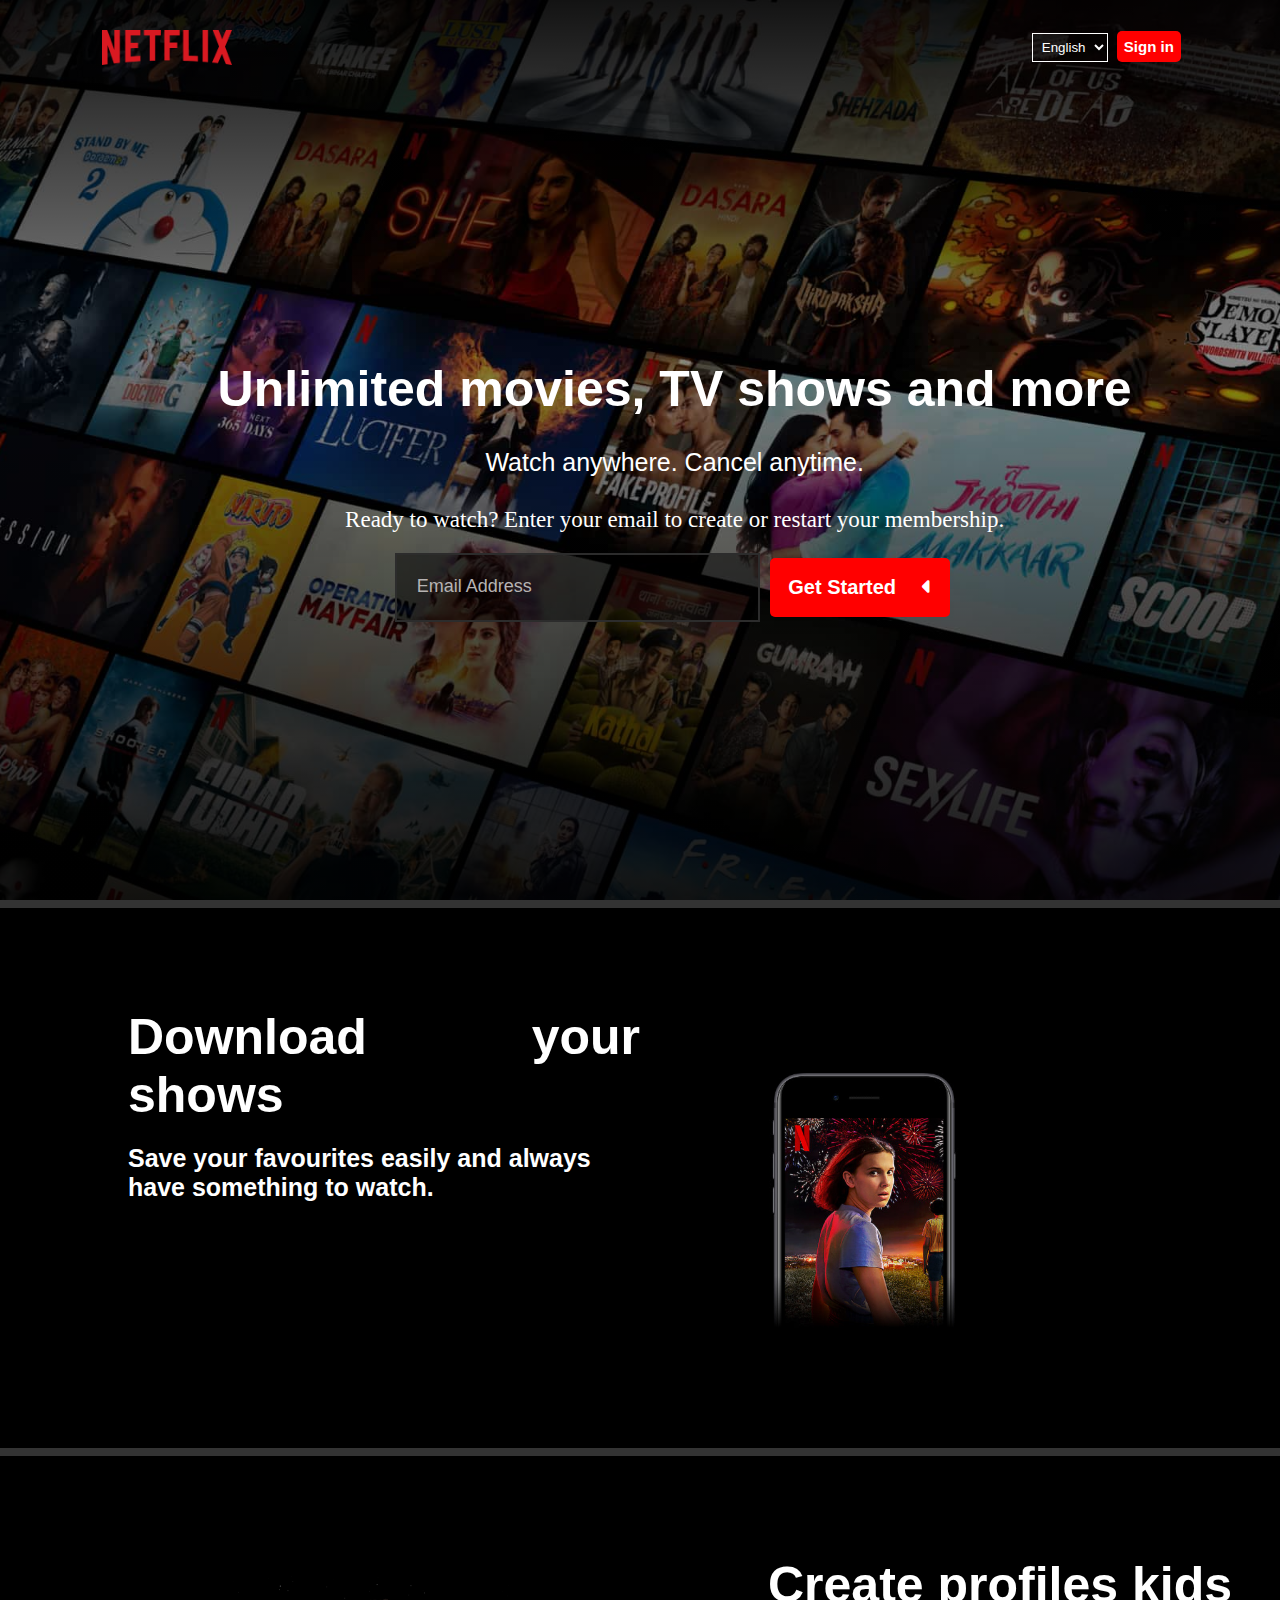
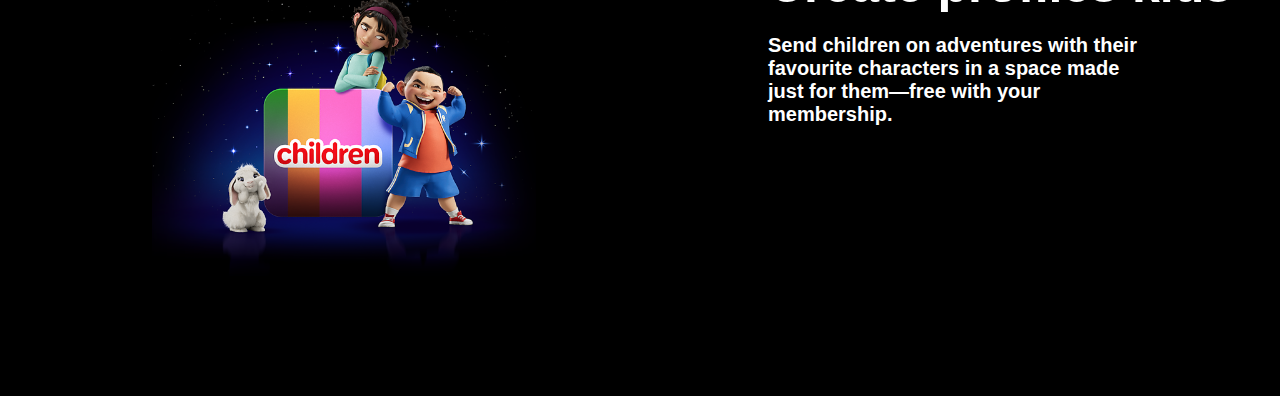
<file: index.html>
<!DOCTYPE html>
<html lang="en">

<head>
    <meta charset="UTF-8">
    <meta name="viewport" content="width=device-width, initial-scale=1.0">
    <link rel="stylesheet" href="style.css">
    <link rel="stylesheet" href="https://cdnjs.cloudflare.com/ajax/libs/font-awesome/6.4.0/css/all.min.css">
    <!-- <link rel="stylesheet" href="mediaquery.css"> -->
    <title>Document</title>

</head>

<body>
 

        <div class="bg">

            <div class="logo">
                <img src="logo1.png" class="logo-1">

                <div class="button">
                    <select name="lang">
                        <option>English <i class="fa-solid fa-caret-right fa-bounce"></i></option>
                        <option>Hindi</option>
                    </select>
                    <a href="sign.html">Sign in</a>
                </div>

            </div>

            <div class="text">
                <h1>Unlimited movies, TV shows and more</h1>
                <h3>Watch anywhere. Cancel anytime.</h3>
                <p class="pj">Ready to watch? Enter your email to create or restart your membership.</p>
                <div class="put">
                    <input type="text" placeholder="Email Address">
                    <a class="anchor" href="#">Get Started <i class="fa-solid fa-caret-left fa-bounce"></i></a>
                </div>
            </div>
        </div>


          



        <div class="box">
            <div class="content">
              <h2 >Download your shows </h2>
              <h4>Save your favourites easily and always have something to watch.</h4>
            </div>
            <div class="side">
              <img src="mobile-0819.jpg">
            </div>
        </div>


        <div class="box">
            <div class="side">
              <img class="side-1" src="img.png">
            </div>
            <div class="content">
                <h2 class="heading" >Create profiles kids </h2>
                <h4 class="heading-1">Send children on adventures with their favourite characters in a space made just for them—free with your membership.</h4>
              </div>
        </div>
    



</body>

</html>
</file>
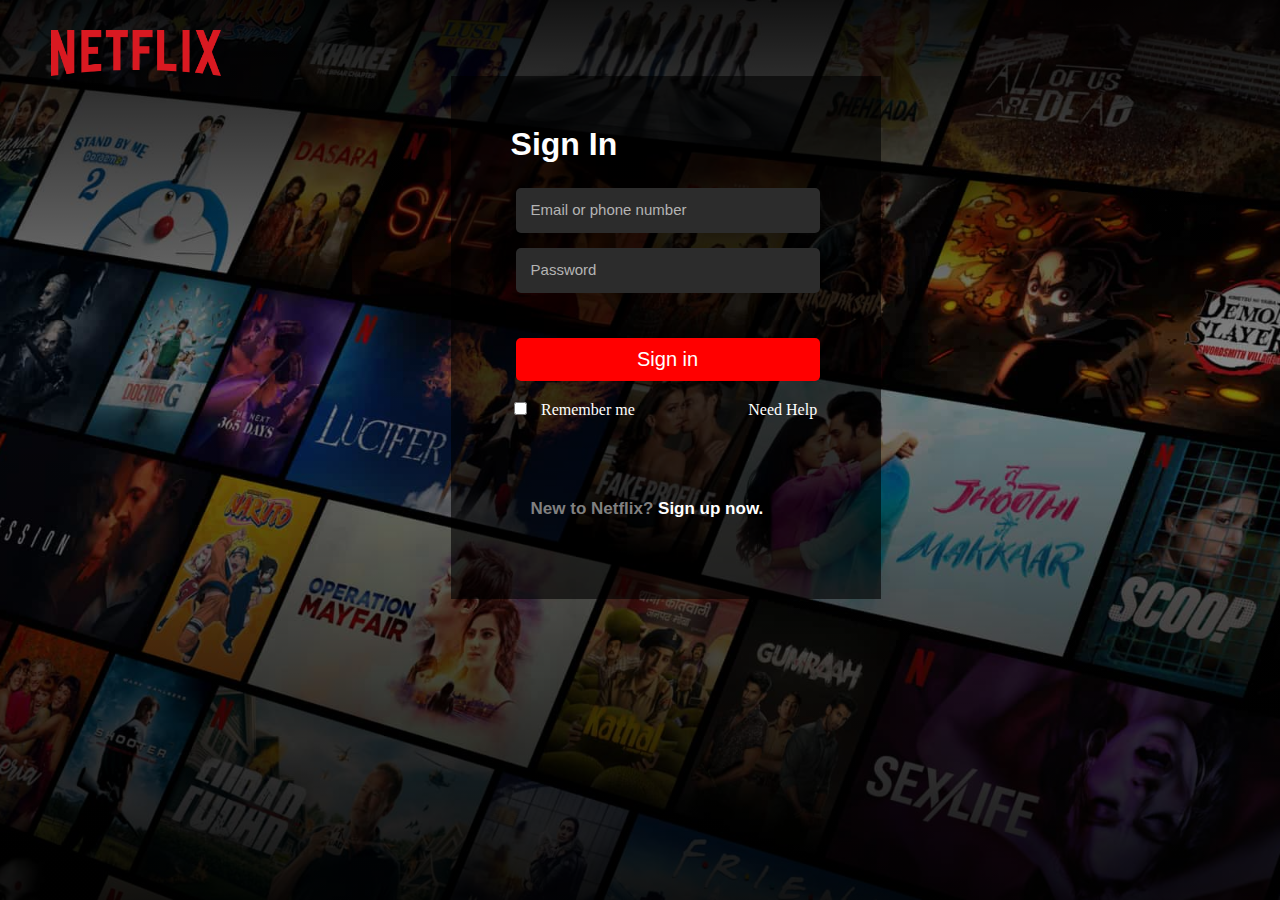
<file: sign.html>
<!DOCTYPE html>
<html lang="en">

<head>
    <meta charset="UTF-8">
    <meta name="viewport" content="width=device-width, initial-scale=1.0">
    <link rel="stylesheet" href="sign.css">
    <title>Document</title>
</head>

<body>
    <div class="bg">

        <div class="logo">
            <img src="logo1.png" class="logo-1">
        </div>

        <div class="box">
            <div class="form">

                <div class="form-1">
                    <h1>Sign In</h1>
                </div>

                <div class="form-2">
                    <form action="">
                        <input type="text" placeholder="Email or phone number" required>
                        <input type="password" placeholder="Password" required>
                        <button class="btn" type="submit">Sign in</button>
                    </form>
                </div>

                <div class="check">
                    <div class="radio">
                        <input type="checkbox">
                        <label class="d">Remember me</label>
                    </div>
                    <a href="#">Need Help</a>
                </div>


                <div class="new">
                    <h3>New to Netflix? <a href="#">Sign up now.</a></h4>
                </div>
            </div>
        </div>
    </div>


</body>

</html>
</file>
<file: style.css>
* {
    margin: 0%;
    padding: 0%;
    box-sizing: border-box;
}


body
{
background-color: rgb(51, 51, 51);
}




.bg

/* background image me height width dena jruri hai */
    {
    background-image:
        linear-gradient(to top, rgba(0, 0, 0, 0.9) 0, rgba(0, 0, 0, 0.3) 60%, rgba(0, 0, 0, 0.9) 100%), url('bg7.jpg');
    background-size: cover;
    background-position: center;
    position: relative;
    width: 100%;
    height: 100vh;
    padding-top: 15px;
    padding-left: 8%;
}


.logo {
    display: flex;
    align-items: center;
    justify-content: space-between;
    padding-top: 15px;
    padding-right: 8%;
}

.logo-1 {
    width: 130px;
}



.button select {
    padding: 5px;
    outline: none;
    color: white;
    background: transparent;
    border: 1px solid white;
}

a {
    padding: 7px;
    margin: 5px;
    background-color: red;
    color: white;
    font-family: sans-serif;
    border-radius: 5px;
    text-decoration: none;
    font-size: 15px;
    font-weight: bold;
}

a:hover {
    background-color: rgb(188, 27, 27);
}

/* text */
.text {
    position: absolute;
    top: 40%;
    left: 17%;
    text-align: center;
}

h1 {
    color: white;
    font-family: Arial, Helvetica, sans-serif;
    font-size: 50px;
    font-weight: 600;
}

.text h3 {
    color: white;
    font-family: Arial, Helvetica, sans-serif;
    font-size: 25px;
    font-weight: lighter;
    text-align: center;
    margin-top: 30px;
}

.text .pj {
    text-align: center;
    margin-top: 30px;
    color: white;
    font-size: 23px;
}


.put {
    display: flex;
    justify-content: center;
    margin-top: 20px;
}

input {
    padding: 20px;
    border: none;
    background: none;
    border: 2px solid rgb(44, 44, 44);
    background-color: rgba(0, 0, 0, 0.5);
    width: 40%;
}

::placeholder {
    font-size: 18px;
    color: rgb(182, 179, 179);
}

.anchor {
    padding: 18px;
    background-color: red;
    color: white;
    font-family: sans-serif;
    border-radius: 5px;
    text-decoration: none;
    font-size: 20px;
    font-weight: bold;
    margin-left: 10px;
}

.anchor:hover {
    background-color: rgb(188, 27, 27);
}

.fa-solid {
    padding-left: 20px;
}




.box
{
    width: 100%;
    background-color: black;
    height: 60vh;
    margin-top: 8px;
    display: flex;
}



.content
{
    width: 50%;
    height: 60vh; 
}

.content h2
{
    color: white;
    text-align: center;
    font-size: 50px;
    font-family: Arial, Helvetica, sans-serif;
    margin-left: 20%;
    margin-top: 100px;
    text-align: justify;
}

.content h4
{
color: white;
font-size: 25px;
font-family: Arial, Helvetica, sans-serif;
margin-left: 20%;
margin-top: 20px;
font-weight: bolder;
}

.side
{
    width: 50%;
    height: 60vh;
    display: flex;
    align-items: center;
    justify-content: center;
    
}
.side img
{
    /* width: 500px; */
    height: 300px;
   margin-right: 30%; 
}

/* second */
.side .side-1
{
    height: 300px;
   margin-left: 40%; 
}

.content .heading
{
    color: white;
    font-size: 50px;
    font-family: Arial, Helvetica, sans-serif;
    margin-top: 100px;
    text-align: justify;
}

.content .heading-1
{
color: white;
font-size: 20px;
font-family: Arial, Helvetica, sans-serif;
margin-right: 20%;
margin-top: 20px;
font-weight: bolder;
}
</file>
<file: sign.css>
* {
    margin: 0%;
    padding: 0%;
    box-sizing: border-box;
}


body
{
background-color: rgb(51, 51, 51);
}


.bg

/* background image me height width dena jruri hai */
    {
    background-image:
        linear-gradient(to top, rgba(0, 0, 0, 0.9) 0, rgba(0, 0, 0, 0.3) 60%, rgba(0, 0, 0, 0.9) 100%), url('bg7.jpg');
    background-size: cover;
    background-position: center;
    position: relative;
    width: 100%;
    height: 100vh;
    padding-top: 15px;
    padding-left: 4%;
}


.logo {
    display: flex;
    align-items: center;
    justify-content: space-between;
    padding-top: 15px;
    padding-right: 5%;
}


.logo-1 {
    width: 170px;
}

.box
{
    display: flex;
    justify-content: center;
    justify-content: center;
}

.form
{
    width: 35%;
    /* border: 1px solid yellow; */
    background-color: rgba(0, 0, 0, 0.6);
}


.form-1
{
    display: flex;
    justify-content: center;
    justify-content: flex-start;
}

.form-1 h1
{
    color: white;
    margin-left: 60px;
    margin-top: 50px;
    font-family: Arial, Helvetica, sans-serif;
}


.form-2 
{
    margin-left: 50px;
    margin-top: 25px;
}

.form-2 input
{
    display: flex;
    justify-content: center;
    align-items: center;
    padding: 15px;
    margin: 15px;
    background-color: transparent;
    background-color: rgb(44, 44, 44);
    border: none;
    width: 80%;
    border-radius: 5px;
}

::placeholder
{
    font-size: 15px;
    color: rgb(180, 180, 180);
}


.btn
{
    padding: 10px;
    margin-top: 30px;
    margin-left: 15px;
    width: 80%;
    background-color: red;
    font-family: Arial, Helvetica, sans-serif;
    font-size: 20px;
    color: white;
    border: none;
    border-radius: 5px;
    animation-name: priyanshu;
    animation-duration: 3s;
    animation-iteration-count: 1;
    /* animation-delay: 3s; */
}

@keyframes priyanshu
{
    0%
    {
        margin-left: -50px;
    }
    50%
    {
        margin-left: 80px;
    }
   
    100%
    {
        margin-right: 10px;
    }
}

.check
{
    display: flex;
    justify-content: space-evenly;
    align-items: center;
    margin: 20px;
}

.radio
{
    margin-right: 70px;
}
.d
{
    color: white;
    margin-left: 10px;
    
}

a{
    color: white;
    text-decoration: none;
    /* font-family: Arial, Helvetica, sans-serif; */
}


.new
{
    margin: 80px;
}
.new h3
{
    color: gray;
    font-family: Arial, Helvetica, sans-serif;
    font-size: 17px;
}
</file>
